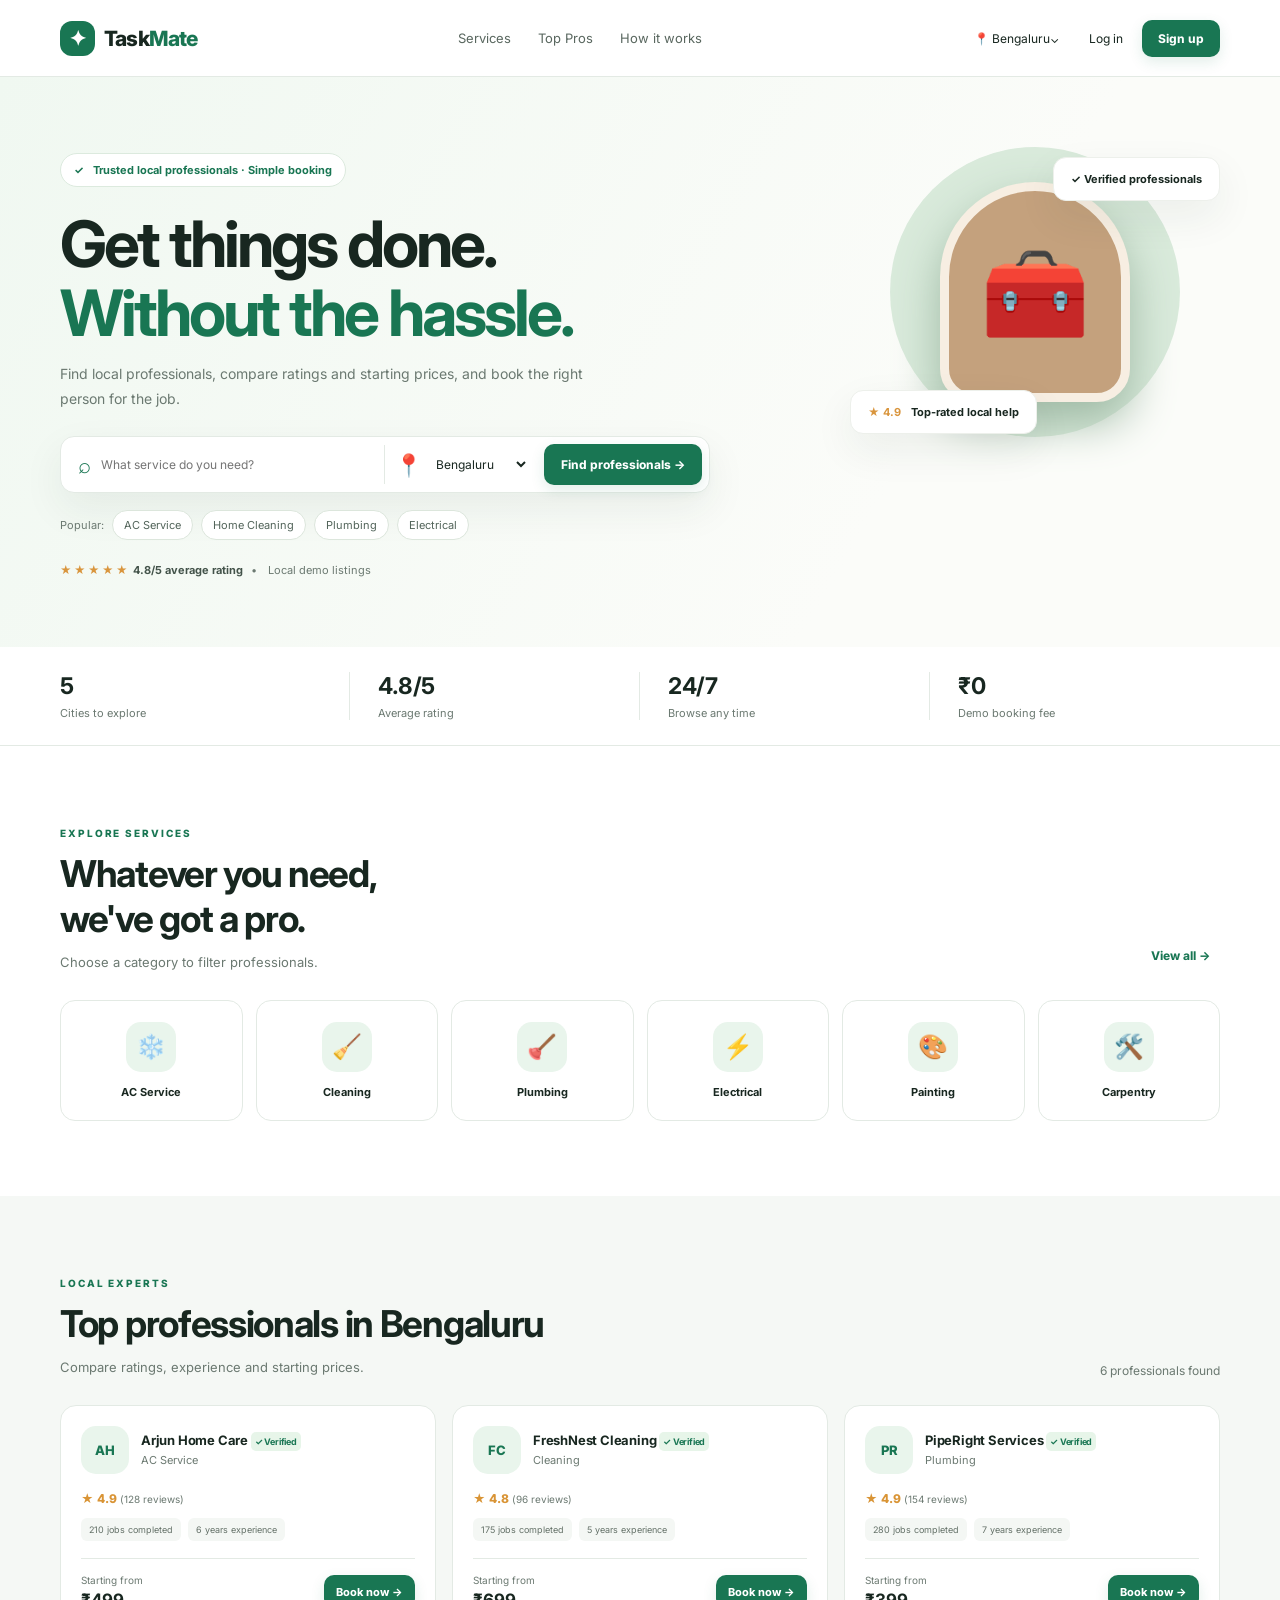
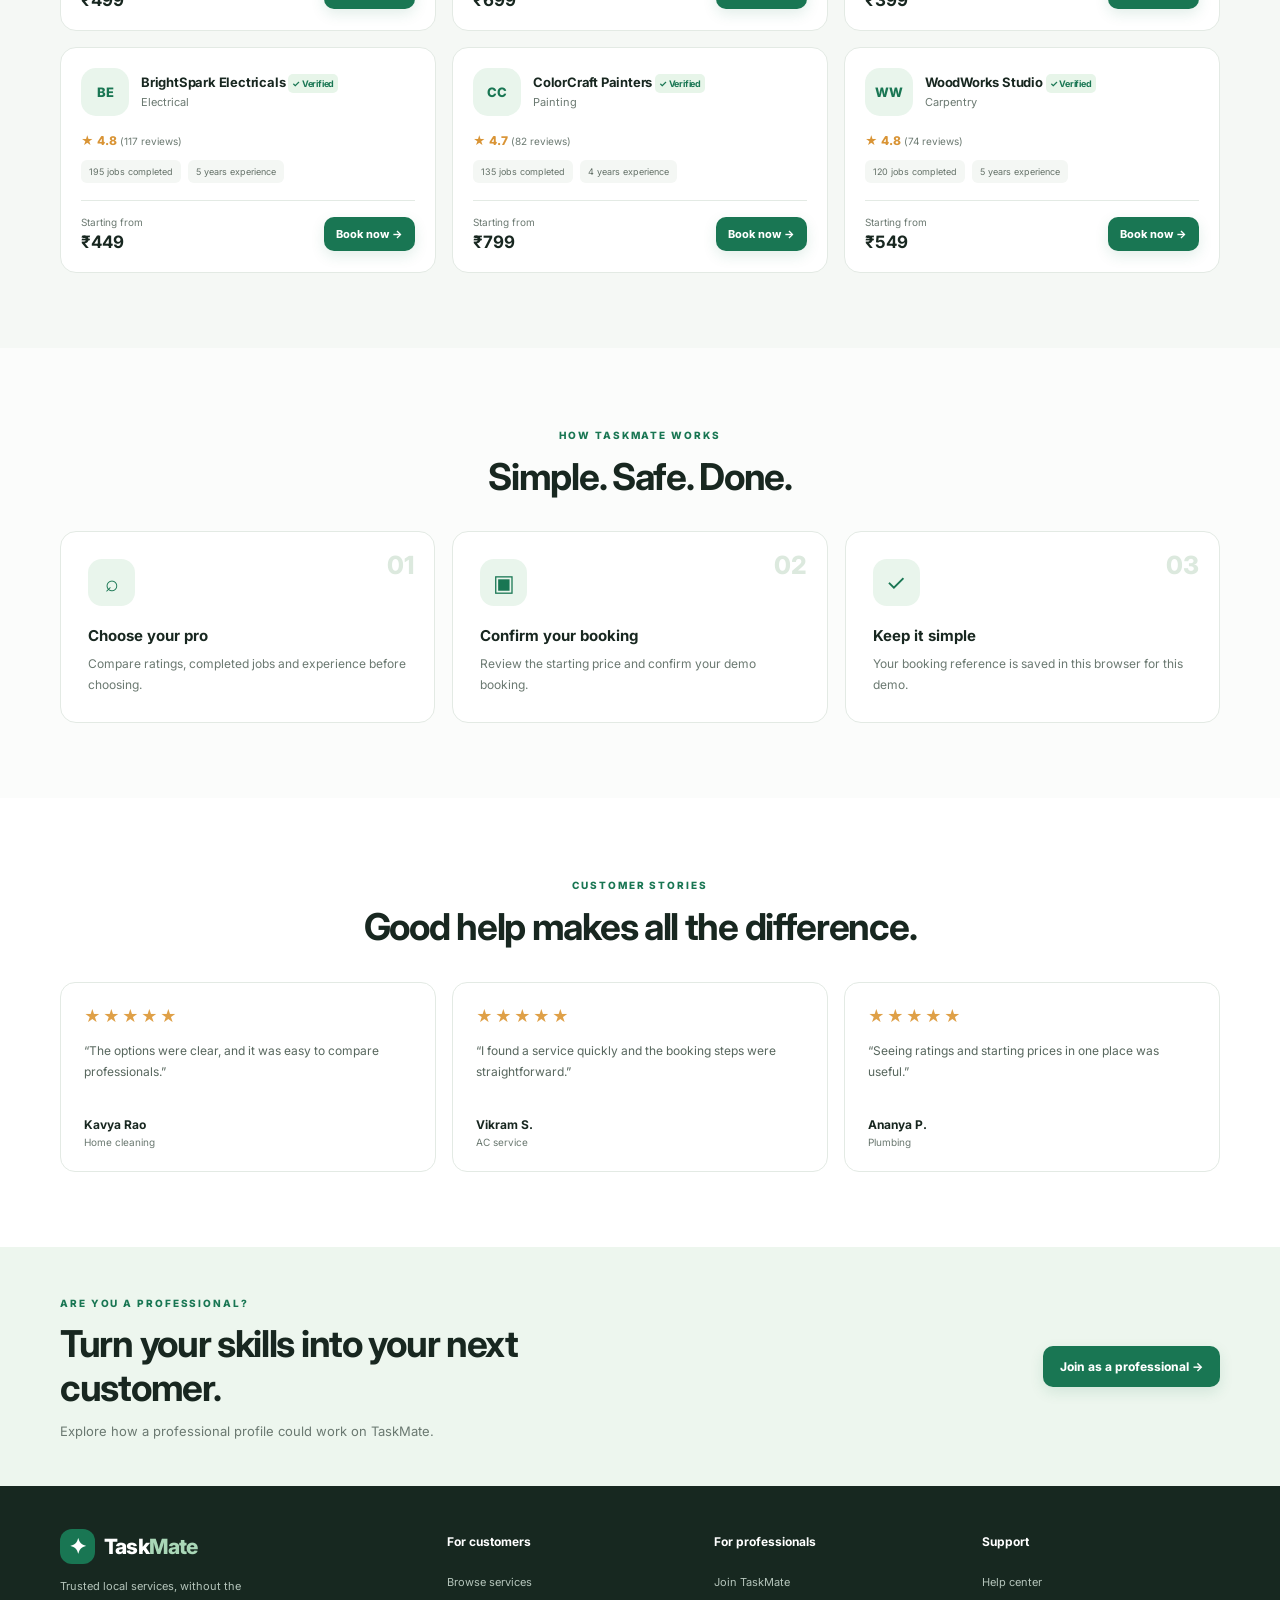
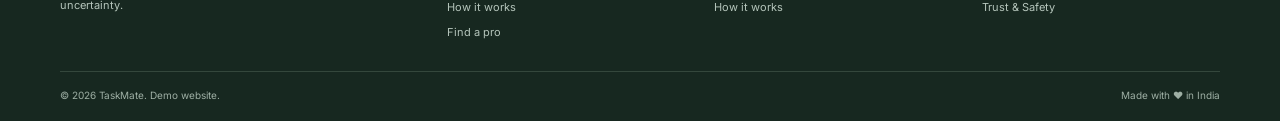
<file: index.html>
<!DOCTYPE html>
<html lang="en">
<head>
  <meta charset="UTF-8">
  <meta name="viewport" content="width=device-width, initial-scale=1.0">
  <title>TaskMate — Trusted Local Services</title>
  <link rel="preconnect" href="https://fonts.googleapis.com">
  <link rel="preconnect" href="https://fonts.gstatic.com" crossorigin>
  <link href="https://fonts.googleapis.com/css2?family=Inter:wght@400;500;600;700;800&display=swap" rel="stylesheet">
  <link rel="stylesheet" href="ishan.css">
</head>
<body>
<header class="header">
  <div class="container nav">
    <a href="#" class="brand"><span class="brand-icon">✦</span><span>Task<span class="brand-accent">Mate</span></span></a>
    <nav class="desktop-links"><a href="#services">Services</a><a href="#pros">Top Pros</a><a href="#how">How it works</a></nav>
    <div class="nav-actions">
      <button class="location-btn" id="locationBtn" type="button">📍 <span id="currentCity">Bengaluru</span>⌄</button>
      <button class="login-btn" id="loginBtn" type="button">Log in</button>
      <button class="primary-btn small" id="signupBtn" type="button">Sign up</button>
      <button class="menu-btn" id="menuBtn" type="button" aria-label="Open menu">☰</button>
    </div>
  </div>
  <div id="mobileNav" class="mobile-nav">
    <a href="#services">Services</a><a href="#pros">Top Pros</a><a href="#how">How it works</a>
    <button id="mobileLogin" type="button">Log in</button><button id="mobileSignup" type="button">Sign up</button>
  </div>
  <div id="locationMenu" class="location-menu">
    <button data-city="Bengaluru" type="button">Bengaluru</button><button data-city="Mumbai" type="button">Mumbai</button>
    <button data-city="Delhi" type="button">Delhi</button><button data-city="Chandigarh" type="button">Chandigarh</button>
    <button data-city="Chennai" type="button">Chennai</button>
  </div>
</header>
<main>
  <section class="hero">
    <div class="hero-glow glow-one"></div><div class="hero-glow glow-two"></div>
    <div class="container hero-content">
      <div class="trust-pill">✓ &nbsp; Trusted local professionals · Simple booking</div>
      <h1>Get things done.<br><span>Without the hassle.</span></h1>
      <p>Find local professionals, compare ratings and starting prices, and book the right person for the job.</p>
      <form class="search-box" id="searchForm">
        <label class="search-field"><span>⌕</span><input id="searchInput" type="search" placeholder="What service do you need?" autocomplete="off"></label>
        <div class="search-field location-field"><span>📍</span><select id="citySelect" aria-label="Choose city"><option>Bengaluru</option><option>Mumbai</option><option>Delhi</option><option>Chandigarh</option><option>Chennai</option></select></div>
        <button class="primary-btn search-btn" id="findBtn" type="submit">Find professionals →</button>
      </form>
      <div class="popular"><span>Popular:</span><button data-search="AC Service" type="button">AC Service</button><button data-search="Cleaning" type="button">Home Cleaning</button><button data-search="Plumbing" type="button">Plumbing</button><button data-search="Electrical" type="button">Electrical</button></div>
      <div class="hero-proof"><span>★★★★★</span> <b>4.8/5 average rating</b><i>•</i> Local demo listings</div>
    </div>
    <div class="hero-art" aria-hidden="true"><div class="art-orb"></div><div class="art-tool">🧰</div><div class="float-card float-top">✓ Verified professionals</div><div class="float-card float-bottom"><span>★ 4.9</span> Top-rated local help</div></div>
  </section>
  <section class="stats"><div class="container stats-grid"><div><strong>5</strong><span>Cities to explore</span></div><div><strong>4.8/5</strong><span>Average rating</span></div><div><strong>24/7</strong><span>Browse any time</span></div><div><strong>₹0</strong><span>Demo booking fee</span></div></div></section>
  <section id="services" class="section"><div class="container"><div class="section-heading"><div><span class="eyebrow">EXPLORE SERVICES</span><h2>Whatever you need,<br>we've got a pro.</h2><p>Choose a category to filter professionals.</p></div><button class="text-btn" id="showAllBtn" type="button">View all →</button></div><div id="categoryGrid" class="category-grid"></div></div></section>
  <section id="pros" class="section pros-section"><div class="container"><div class="section-heading"><div><span class="eyebrow">LOCAL EXPERTS</span><h2>Top professionals in <span id="prosCity">Bengaluru</span></h2><p>Compare ratings, experience and starting prices.</p></div><div class="result-count" id="resultCount"></div></div><div id="prosGrid" class="pros-grid"></div><div id="emptyState" class="empty-state hidden"><div class="empty-icon">⌕</div><h3>No professionals found</h3><p>Try another service or clear your search.</p><button class="secondary-btn" id="clearSearch" type="button">Clear search</button></div></div></section>
  <section id="how" class="section how-section"><div class="container"><div class="center-heading"><span class="eyebrow">HOW TASKMATE WORKS</span><h2>Simple. Safe. Done.</h2></div><div class="steps"><article class="step"><div class="step-num">01</div><div class="step-icon">⌕</div><h3>Choose your pro</h3><p>Compare ratings, completed jobs and experience before choosing.</p></article><article class="step"><div class="step-num">02</div><div class="step-icon">▣</div><h3>Confirm your booking</h3><p>Review the starting price and confirm your demo booking.</p></article><article class="step"><div class="step-num">03</div><div class="step-icon">✓</div><h3>Keep it simple</h3><p>Your booking reference is saved in this browser for this demo.</p></article></div></div></section>
  <section class="section reviews-section"><div class="container"><div class="center-heading"><span class="eyebrow">CUSTOMER STORIES</span><h2>Good help makes all the difference.</h2></div><div id="reviewsGrid" class="reviews-grid"></div></div></section>
  <section class="cta-section"><div class="container cta"><div><span class="eyebrow">ARE YOU A PROFESSIONAL?</span><h2>Turn your skills into your next customer.</h2><p>Explore how a professional profile could work on TaskMate.</p></div><button class="primary-btn" id="proSignup" type="button">Join as a professional →</button></div></section>
</main>
<footer><div class="container footer-grid"><div><a class="brand footer-brand" href="#"><span class="brand-icon">✦</span><span>Task<span class="brand-accent">Mate</span></span></a><p>Trusted local services, without the uncertainty.</p></div><div><h4>For customers</h4><a href="#services">Browse services</a><a href="#how">How it works</a><a href="#pros">Find a pro</a></div><div><h4>For professionals</h4><a href="#" id="footerPro">Join TaskMate</a><a href="#how">How it works</a></div><div><h4>Support</h4><a href="#" id="helpLink">Help center</a><a href="#" id="safetyLink">Trust & Safety</a></div></div><div class="container footer-bottom"><span>© 2026 TaskMate. Demo website.</span><span>Made with ♥ in India</span></div></footer>

<div id="bookingModal" class="modal" role="dialog" aria-modal="true" aria-labelledby="bookingName"><div class="modal-card"><button class="close" data-close="bookingModal" type="button" aria-label="Close">×</button><div id="bookingContent"><span class="eyebrow">BOOKING PREVIEW</span><h2 id="bookingName">Professional</h2><p id="bookingRole" class="muted"></p><div class="price-box"><span>Starting price</span><strong id="bookingPrice"></strong></div><div class="protection"><div>✓</div><p><strong>Clear booking details</strong><br>This is a demo booking. No payment is collected.</p></div><button class="primary-btn full" id="confirmBooking" type="button">Confirm demo booking</button><small class="fine-print">No real professional is contacted.</small></div><div id="bookingSuccess" class="success hidden"><div class="success-icon">✓</div><h2>Booking confirmed!</h2><p>Your booking with <strong id="successName"></strong> has been saved in this browser.</p><p class="booking-id">Booking ID: <strong id="bookingId"></strong></p><button class="secondary-btn full" id="openDispute" type="button">Report an issue</button><button class="primary-btn full" data-close="bookingModal" type="button">Done</button></div></div></div>

<div id="disputeModal" class="modal" role="dialog" aria-modal="true" aria-labelledby="disputeHeading"><div class="modal-card"><button class="close" data-close="disputeModal" type="button" aria-label="Close">×</button><span class="eyebrow red">SUPPORT</span><h2 id="disputeHeading">Report a problem</h2><p class="muted">Your report will be saved locally in this browser.</p><label class="form-label" for="disputeReason">Reason<select id="disputeReason" class="form-control"><option>Job not completed</option><option>Quality issue</option><option>Price concern</option><option>Professional did not arrive</option><option>Other</option></select></label><label class="form-label" for="disputeNote">Details<textarea id="disputeNote" class="form-control" placeholder="Briefly describe the issue…"></textarea></label><button class="danger-btn full" id="submitDispute" type="button">Submit report</button></div></div>
<div id="infoModal" class="modal" role="dialog" aria-modal="true" aria-labelledby="infoTitle"><div class="modal-card info-card"><button class="close" data-close="infoModal" type="button" aria-label="Close">×</button><div class="info-icon">✦</div><h2 id="infoTitle">Welcome to TaskMate</h2><p id="infoText"></p><button class="primary-btn full" data-close="infoModal" type="button">Got it</button></div></div>
<div id="toast" class="toast" role="status" aria-live="polite"></div>
<script src="ishan.js"></script>
</body>
</html>
</file>
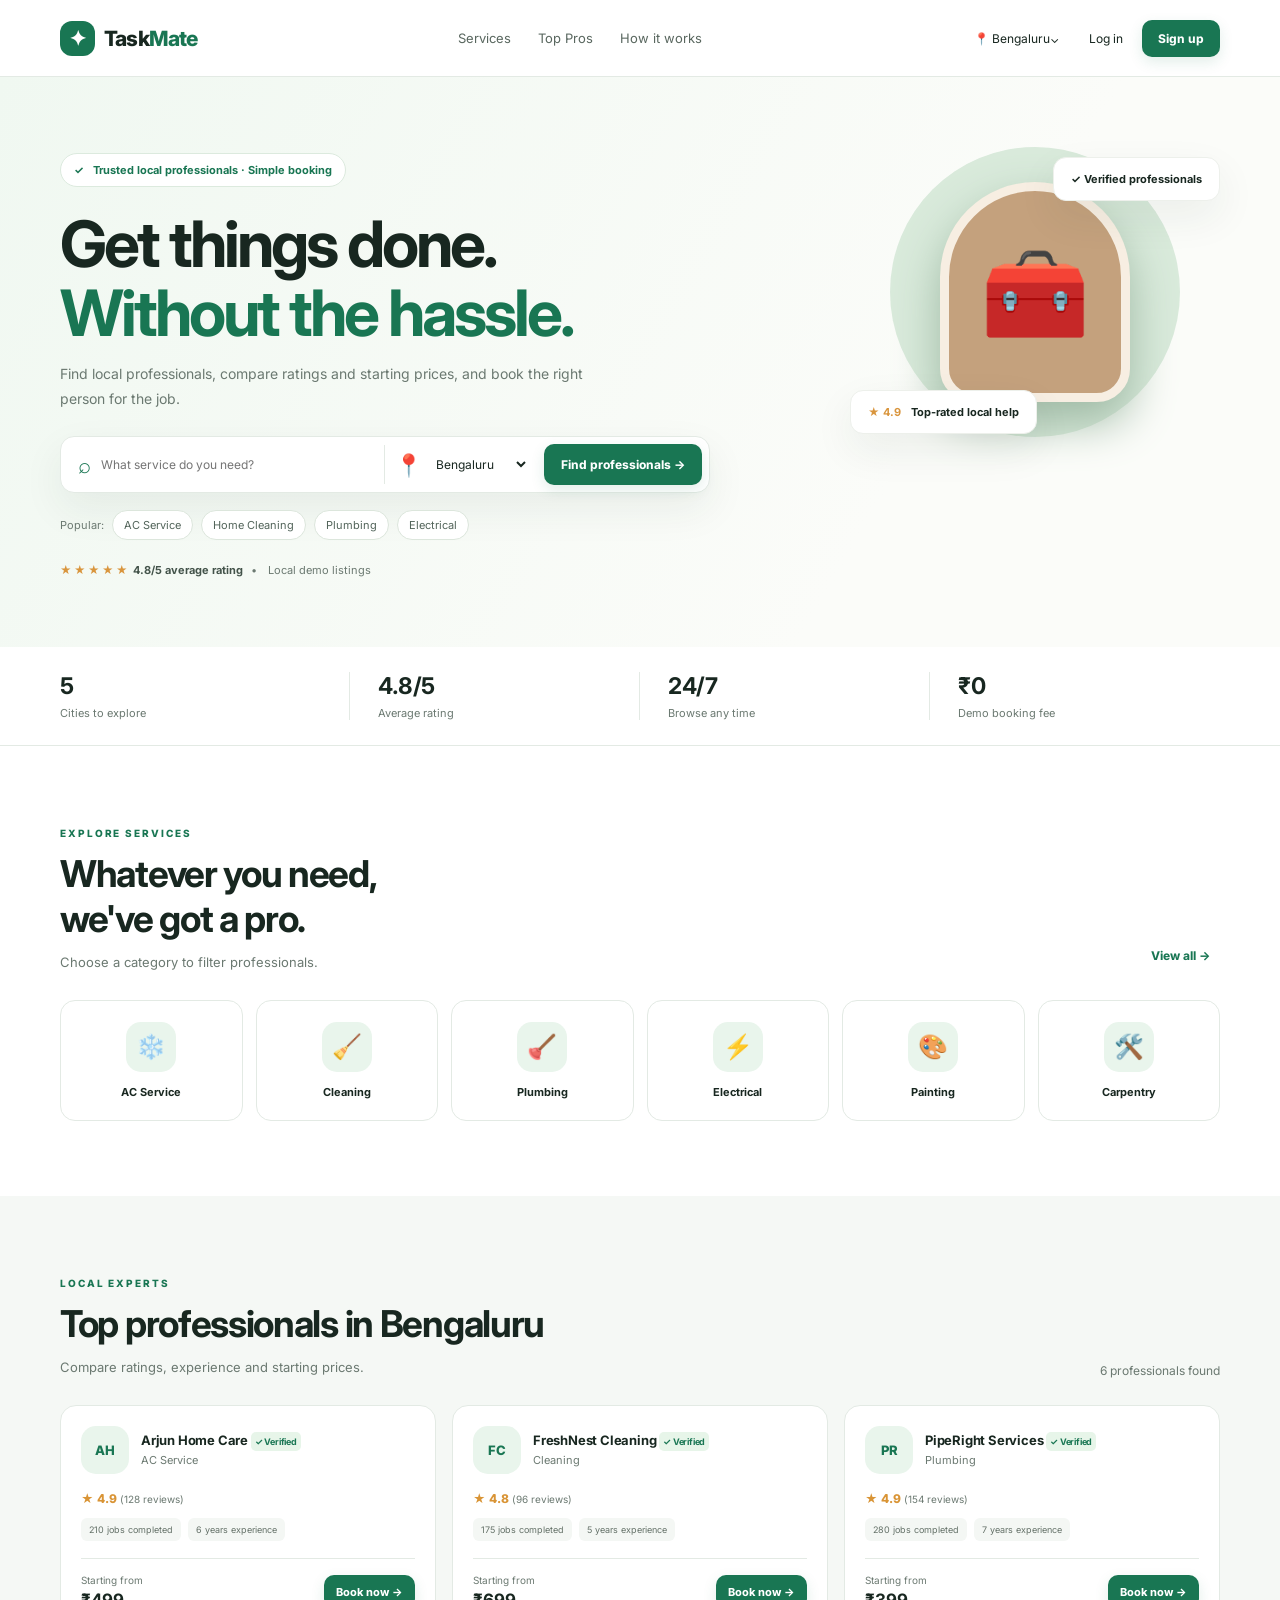
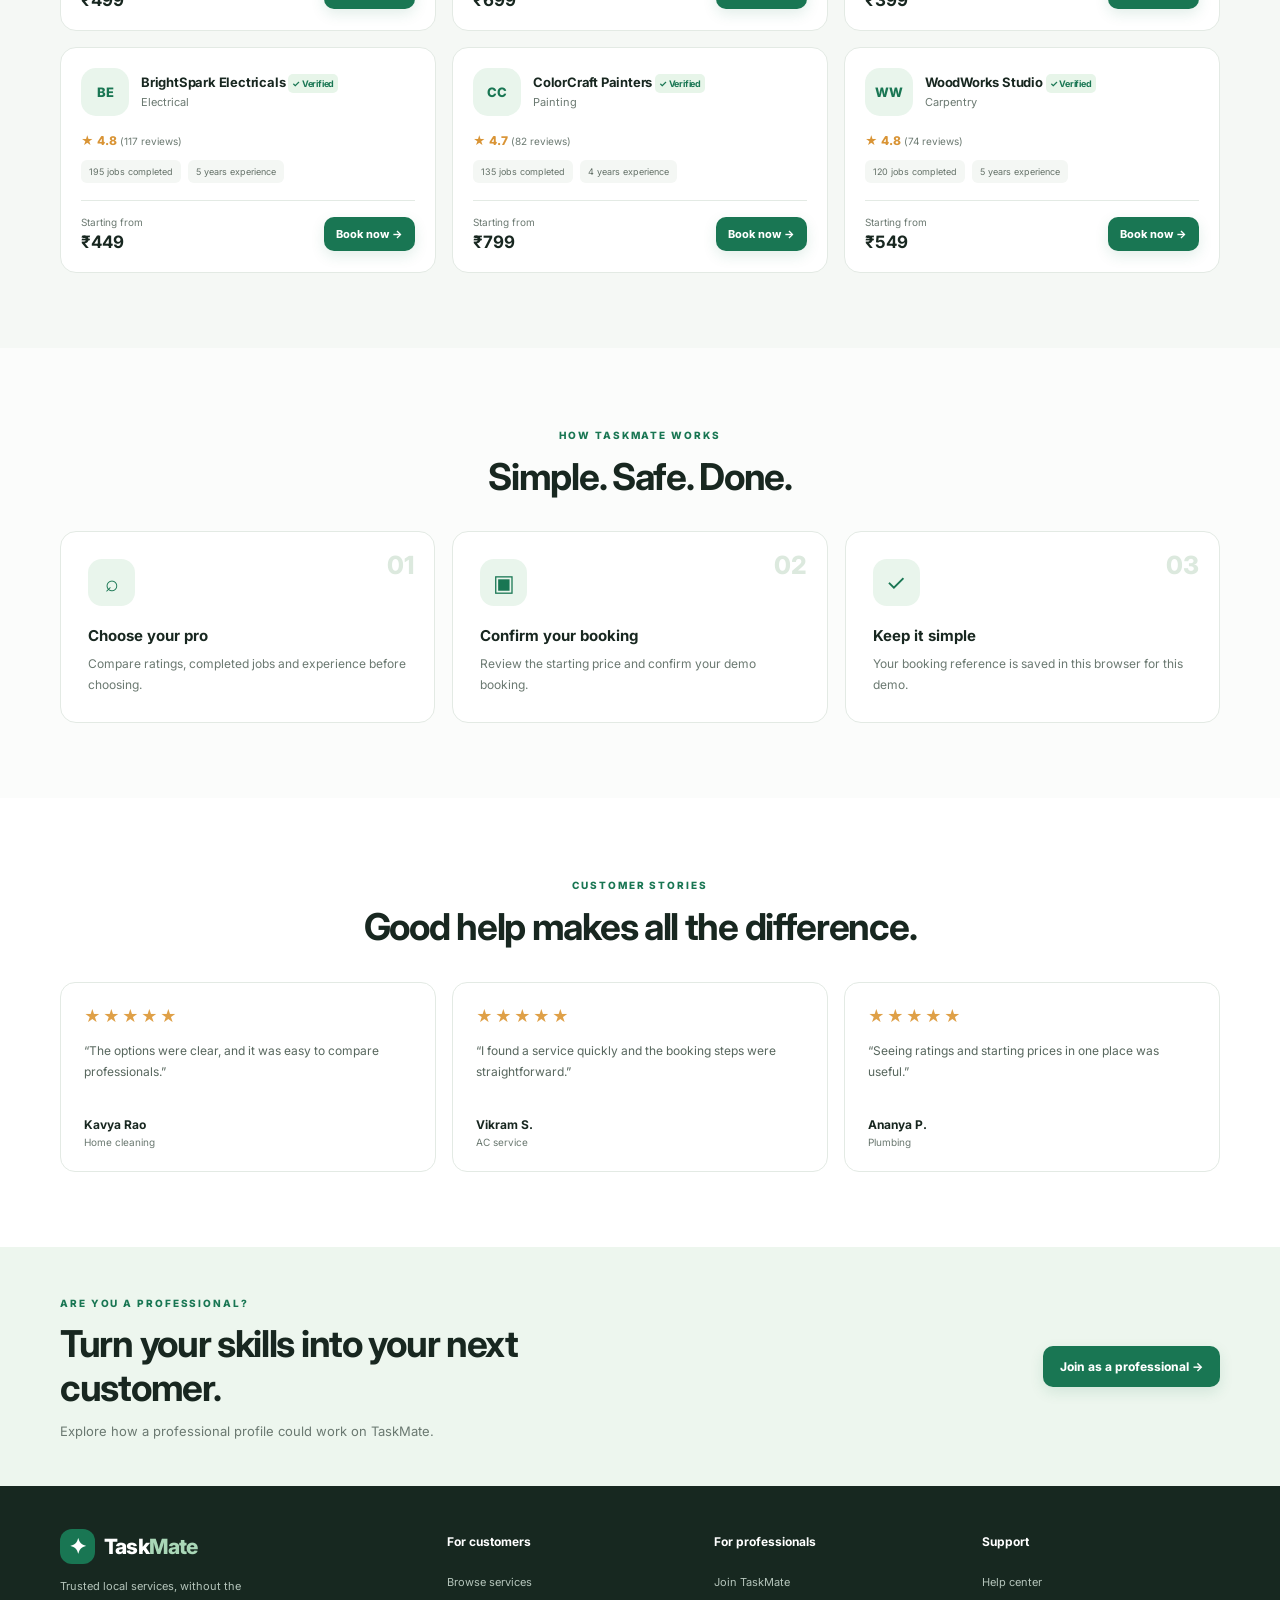
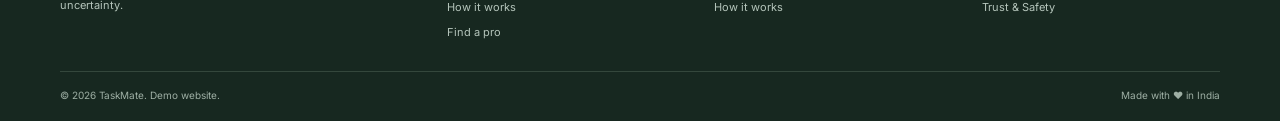
<file: ishan.html>
<!DOCTYPE html>
<html lang="en">
<head>
  <meta charset="UTF-8">
  <meta name="viewport" content="width=device-width, initial-scale=1.0">
  <title>TaskMate — Trusted Local Services</title>
  <link rel="preconnect" href="https://fonts.googleapis.com">
  <link rel="preconnect" href="https://fonts.gstatic.com" crossorigin>
  <link href="https://fonts.googleapis.com/css2?family=Inter:wght@400;500;600;700;800&display=swap" rel="stylesheet">
  <link rel="stylesheet" href="ishan.css">
</head>
<body>
<header class="header">
  <div class="container nav">
    <a href="#" class="brand"><span class="brand-icon">✦</span><span>Task<span class="brand-accent">Mate</span></span></a>
    <nav class="desktop-links"><a href="#services">Services</a><a href="#pros">Top Pros</a><a href="#how">How it works</a></nav>
    <div class="nav-actions">
      <button class="location-btn" id="locationBtn" type="button">📍 <span id="currentCity">Bengaluru</span>⌄</button>
      <button class="login-btn" id="loginBtn" type="button">Log in</button>
      <button class="primary-btn small" id="signupBtn" type="button">Sign up</button>
      <button class="menu-btn" id="menuBtn" type="button" aria-label="Open menu">☰</button>
    </div>
  </div>
  <div id="mobileNav" class="mobile-nav">
    <a href="#services">Services</a><a href="#pros">Top Pros</a><a href="#how">How it works</a>
    <button id="mobileLogin" type="button">Log in</button><button id="mobileSignup" type="button">Sign up</button>
  </div>
  <div id="locationMenu" class="location-menu">
    <button data-city="Bengaluru" type="button">Bengaluru</button><button data-city="Mumbai" type="button">Mumbai</button>
    <button data-city="Delhi" type="button">Delhi</button><button data-city="Chandigarh" type="button">Chandigarh</button>
    <button data-city="Chennai" type="button">Chennai</button>
  </div>
</header>
<main>
  <section class="hero">
    <div class="hero-glow glow-one"></div><div class="hero-glow glow-two"></div>
    <div class="container hero-content">
      <div class="trust-pill">✓ &nbsp; Trusted local professionals · Simple booking</div>
      <h1>Get things done.<br><span>Without the hassle.</span></h1>
      <p>Find local professionals, compare ratings and starting prices, and book the right person for the job.</p>
      <form class="search-box" id="searchForm">
        <label class="search-field"><span>⌕</span><input id="searchInput" type="search" placeholder="What service do you need?" autocomplete="off"></label>
        <div class="search-field location-field"><span>📍</span><select id="citySelect" aria-label="Choose city"><option>Bengaluru</option><option>Mumbai</option><option>Delhi</option><option>Chandigarh</option><option>Chennai</option></select></div>
        <button class="primary-btn search-btn" id="findBtn" type="submit">Find professionals →</button>
      </form>
      <div class="popular"><span>Popular:</span><button data-search="AC Service" type="button">AC Service</button><button data-search="Cleaning" type="button">Home Cleaning</button><button data-search="Plumbing" type="button">Plumbing</button><button data-search="Electrical" type="button">Electrical</button></div>
      <div class="hero-proof"><span>★★★★★</span> <b>4.8/5 average rating</b><i>•</i> Local demo listings</div>
    </div>
    <div class="hero-art" aria-hidden="true"><div class="art-orb"></div><div class="art-tool">🧰</div><div class="float-card float-top">✓ Verified professionals</div><div class="float-card float-bottom"><span>★ 4.9</span> Top-rated local help</div></div>
  </section>
  <section class="stats"><div class="container stats-grid"><div><strong>5</strong><span>Cities to explore</span></div><div><strong>4.8/5</strong><span>Average rating</span></div><div><strong>24/7</strong><span>Browse any time</span></div><div><strong>₹0</strong><span>Demo booking fee</span></div></div></section>
  <section id="services" class="section"><div class="container"><div class="section-heading"><div><span class="eyebrow">EXPLORE SERVICES</span><h2>Whatever you need,<br>we've got a pro.</h2><p>Choose a category to filter professionals.</p></div><button class="text-btn" id="showAllBtn" type="button">View all →</button></div><div id="categoryGrid" class="category-grid"></div></div></section>
  <section id="pros" class="section pros-section"><div class="container"><div class="section-heading"><div><span class="eyebrow">LOCAL EXPERTS</span><h2>Top professionals in <span id="prosCity">Bengaluru</span></h2><p>Compare ratings, experience and starting prices.</p></div><div class="result-count" id="resultCount"></div></div><div id="prosGrid" class="pros-grid"></div><div id="emptyState" class="empty-state hidden"><div class="empty-icon">⌕</div><h3>No professionals found</h3><p>Try another service or clear your search.</p><button class="secondary-btn" id="clearSearch" type="button">Clear search</button></div></div></section>
  <section id="how" class="section how-section"><div class="container"><div class="center-heading"><span class="eyebrow">HOW TASKMATE WORKS</span><h2>Simple. Safe. Done.</h2></div><div class="steps"><article class="step"><div class="step-num">01</div><div class="step-icon">⌕</div><h3>Choose your pro</h3><p>Compare ratings, completed jobs and experience before choosing.</p></article><article class="step"><div class="step-num">02</div><div class="step-icon">▣</div><h3>Confirm your booking</h3><p>Review the starting price and confirm your demo booking.</p></article><article class="step"><div class="step-num">03</div><div class="step-icon">✓</div><h3>Keep it simple</h3><p>Your booking reference is saved in this browser for this demo.</p></article></div></div></section>
  <section class="section reviews-section"><div class="container"><div class="center-heading"><span class="eyebrow">CUSTOMER STORIES</span><h2>Good help makes all the difference.</h2></div><div id="reviewsGrid" class="reviews-grid"></div></div></section>
  <section class="cta-section"><div class="container cta"><div><span class="eyebrow">ARE YOU A PROFESSIONAL?</span><h2>Turn your skills into your next customer.</h2><p>Explore how a professional profile could work on TaskMate.</p></div><button class="primary-btn" id="proSignup" type="button">Join as a professional →</button></div></section>
</main>
<footer><div class="container footer-grid"><div><a class="brand footer-brand" href="#"><span class="brand-icon">✦</span><span>Task<span class="brand-accent">Mate</span></span></a><p>Trusted local services, without the uncertainty.</p></div><div><h4>For customers</h4><a href="#services">Browse services</a><a href="#how">How it works</a><a href="#pros">Find a pro</a></div><div><h4>For professionals</h4><a href="#" id="footerPro">Join TaskMate</a><a href="#how">How it works</a></div><div><h4>Support</h4><a href="#" id="helpLink">Help center</a><a href="#" id="safetyLink">Trust & Safety</a></div></div><div class="container footer-bottom"><span>© 2026 TaskMate. Demo website.</span><span>Made with ♥ in India</span></div></footer>

<div id="bookingModal" class="modal" role="dialog" aria-modal="true" aria-labelledby="bookingName"><div class="modal-card"><button class="close" data-close="bookingModal" type="button" aria-label="Close">×</button><div id="bookingContent"><span class="eyebrow">BOOKING PREVIEW</span><h2 id="bookingName">Professional</h2><p id="bookingRole" class="muted"></p><div class="price-box"><span>Starting price</span><strong id="bookingPrice"></strong></div><div class="protection"><div>✓</div><p><strong>Clear booking details</strong><br>This is a demo booking. No payment is collected.</p></div><button class="primary-btn full" id="confirmBooking" type="button">Confirm demo booking</button><small class="fine-print">No real professional is contacted.</small></div><div id="bookingSuccess" class="success hidden"><div class="success-icon">✓</div><h2>Booking confirmed!</h2><p>Your booking with <strong id="successName"></strong> has been saved in this browser.</p><p class="booking-id">Booking ID: <strong id="bookingId"></strong></p><button class="secondary-btn full" id="openDispute" type="button">Report an issue</button><button class="primary-btn full" data-close="bookingModal" type="button">Done</button></div></div></div>

<div id="disputeModal" class="modal" role="dialog" aria-modal="true" aria-labelledby="disputeHeading"><div class="modal-card"><button class="close" data-close="disputeModal" type="button" aria-label="Close">×</button><span class="eyebrow red">SUPPORT</span><h2 id="disputeHeading">Report a problem</h2><p class="muted">Your report will be saved locally in this browser.</p><label class="form-label" for="disputeReason">Reason<select id="disputeReason" class="form-control"><option>Job not completed</option><option>Quality issue</option><option>Price concern</option><option>Professional did not arrive</option><option>Other</option></select></label><label class="form-label" for="disputeNote">Details<textarea id="disputeNote" class="form-control" placeholder="Briefly describe the issue…"></textarea></label><button class="danger-btn full" id="submitDispute" type="button">Submit report</button></div></div>
<div id="infoModal" class="modal" role="dialog" aria-modal="true" aria-labelledby="infoTitle"><div class="modal-card info-card"><button class="close" data-close="infoModal" type="button" aria-label="Close">×</button><div class="info-icon">✦</div><h2 id="infoTitle">Welcome to TaskMate</h2><p id="infoText"></p><button class="primary-btn full" data-close="infoModal" type="button">Got it</button></div></div>
<div id="toast" class="toast" role="status" aria-live="polite"></div>
<script src="ishan.js"></script>
</body>
</html>
</file>
<file: ishan.css>
*{box-sizing:border-box} :root{--green:#197653;--green2:#10563b;--ink:#182720;--muted:#6b7971;--line:#e3eae4;--soft:#f5f8f5;--mint:#e9f5ec;--orange:#edaa5b;--shadow:0 16px 42px #173b2812}html{scroll-behavior:smooth;scroll-padding-top:90px}body{margin:0;color:var(--ink);font-family:Inter,Arial,sans-serif}button,input,select,textarea{font:inherit}button{cursor:pointer}a{color:inherit;text-decoration:none}.container{width:min(1160px,calc(100% - 48px));margin:auto}.header{position:sticky;top:0;z-index:20;background:#ffffffed;backdrop-filter:blur(14px);border-bottom:1px solid var(--line)}.nav{height:76px;display:flex;align-items:center;gap:38px}.brand{display:flex;align-items:center;gap:9px;font-size:21px;font-weight:800;letter-spacing:-.8px;white-space:nowrap}.brand-icon{display:grid;place-items:center;width:35px;height:35px;border-radius:12px;background:var(--green);color:white}.brand-accent{color:var(--green)}.desktop-links{display:flex;gap:27px;margin:auto;color:#59675f;font-size:13px}.desktop-links a:hover,footer a:hover{color:var(--green)}.nav-actions{display:flex;align-items:center;gap:8px}.nav-actions button,.location-btn{font-size:12px}.location-btn,.login-btn{border:0;background:transparent;padding:11px;color:var(--ink)}.primary-btn,.secondary-btn,.danger-btn{border:0;border-radius:10px;padding:13px 17px;font-size:12px;font-weight:750;transition:.18s}.primary-btn{background:var(--green);color:white;box-shadow:0 5px 14px #19765320}.primary-btn:hover{background:var(--green2);transform:translateY(-1px)}.primary-btn.small{padding:11px 16px}.secondary-btn{background:var(--mint);color:var(--green)}.danger-btn{background:#b83e3e;color:white}.menu-btn{display:none;border:0;background:transparent;font-size:24px}.location-menu{display:none;position:absolute;right:max(24px,calc((100% - 1160px)/2 + 120px));top:66px;width:180px;background:white;padding:8px;border:1px solid var(--line);border-radius:13px;box-shadow:var(--shadow)}.location-menu.active{display:grid}.location-menu button{border:0;background:white;text-align:left;padding:11px;border-radius:8px;font-size:12px}.location-menu button:hover{background:var(--mint)}.mobile-nav{display:none}.hero{position:relative;overflow:hidden;background:linear-gradient(120deg,#f0f8f1,#fbfcf9 70%);padding:76px 0 70px;min-height:455px}.hero-content{position:relative;z-index:2}.hero-content>*{max-width:650px}.trust-pill{display:inline-block;background:white;border:1px solid #dceade;color:var(--green);border-radius:30px;padding:9px 13px;font-size:11px;font-weight:700}.hero h1{font-size:clamp(42px,5vw,65px);line-height:1.08;letter-spacing:-3px;margin:22px 0 15px}.hero h1 span{color:var(--green)}.hero-content>p{max-width:540px;color:var(--muted);line-height:1.75;font-size:14px}.search-box{display:flex;align-items:center;gap:5px;background:white;padding:7px;border:1px solid var(--line);border-radius:14px;box-shadow:var(--shadow);margin-top:25px}.search-field{display:flex;align-items:center;gap:10px;flex:1;padding:0 10px;min-width:0}.search-field>span{font-size:22px;color:var(--green)}.search-field input,.search-field select{width:100%;min-width:0;border:0;outline:0;background:transparent;padding:11px 0;font-size:12px;color:var(--ink)}.location-field{max-width:155px;border-left:1px solid var(--line)}.search-btn{white-space:nowrap}.popular{display:flex;align-items:center;gap:8px;flex-wrap:wrap;margin-top:17px;color:var(--muted);font-size:11px}.popular button{border:1px solid #dce6dc;border-radius:30px;padding:7px 11px;background:white;color:#52645a;font-size:11px}.popular button:hover{border-color:var(--green);color:var(--green)}.hero-proof{margin-top:23px;font-size:11px;color:var(--muted)}.hero-proof span{color:#d9953d;letter-spacing:2px}.hero-proof b{color:#43534a}.hero-proof i{font-style:normal;margin:0 8px}.hero-art{position:absolute;right:max(4vw,calc((100% - 1160px)/2));top:45px;width:370px;height:340px;display:grid;place-items:center}.art-orb{width:290px;height:290px;background:#d9eadb;border-radius:50%;position:absolute}.art-tool{position:relative;z-index:1;width:190px;height:220px;border-radius:100px 100px 35px 35px;background:#c4a17d;border:9px solid #f7eee2;display:grid;place-items:center;font-size:88px;box-shadow:0 20px 45px #9eb9a4}.float-card{position:absolute;z-index:2;background:white;border:1px solid #edf0eb;border-radius:13px;padding:14px 17px;box-shadow:var(--shadow);font-size:11px;font-weight:700}.float-top{top:35px;right:0}.float-bottom{bottom:28px;left:0}.float-bottom span{color:#d9953d;margin-right:7px}.hero-glow{display:none}.stats{border-bottom:1px solid var(--line)}.stats-grid{display:grid;grid-template-columns:repeat(4,1fr);padding:25px 0}.stats-grid div{display:grid;gap:6px;padding-left:28px;border-right:1px solid var(--line)}.stats-grid div:first-child{padding-left:0}.stats-grid div:last-child{border:0}.stats-grid strong{font-size:23px;letter-spacing:-.5px}.stats-grid span{font-size:11px;color:var(--muted)}.section{padding:75px 0}.section-heading{display:flex;justify-content:space-between;align-items:end;gap:20px;margin-bottom:27px}.eyebrow{font-size:10px;letter-spacing:1.9px;font-weight:800;color:var(--green)}h2{font-size:clamp(27px,3vw,37px);line-height:1.2;letter-spacing:-1.3px;margin:11px 0}.section-heading p,.cta p{color:var(--muted);font-size:13px;line-height:1.6;margin:8px 0 0}.text-btn{border:0;background:transparent;color:var(--green);font-size:12px;font-weight:750;padding:10px}.category-grid{display:grid;grid-template-columns:repeat(6,minmax(0,1fr));gap:13px}.category-card{background:white;border:1px solid var(--line);border-radius:15px;padding:21px 10px;text-align:center;transition:.18s;color:var(--ink)}.category-card:hover,.category-card.selected{border-color:var(--green);background:#f2f8f3;transform:translateY(-3px);box-shadow:var(--shadow)}.category-icon{width:50px;height:50px;border-radius:15px;background:var(--mint);display:grid;place-items:center;margin:0 auto 13px;font-size:24px}.category-card strong{display:block;font-size:11px}.pros-section{background:var(--soft)}.result-count{font-size:12px;color:var(--muted);white-space:nowrap}.pros-grid{display:grid;grid-template-columns:repeat(3,minmax(0,1fr));gap:16px}.pro-card{background:white;border:1px solid var(--line);border-radius:16px;padding:20px;transition:.2s}.pro-card:hover{transform:translateY(-3px);box-shadow:var(--shadow)}.pro-top{display:flex;align-items:center;gap:12px}.pro-avatar{width:48px;height:48px;display:grid;place-items:center;flex-shrink:0;border-radius:15px;background:var(--mint);color:var(--green);font-weight:800;font-size:13px}.pro-details h3{font-size:13px;margin:0 0 5px;letter-spacing:-.2px}.pro-details p{font-size:11px;color:var(--muted);margin:0}.verified{font-size:9px;background:#e7f5e9;color:var(--green);border-radius:5px;padding:4px;white-space:nowrap}.pro-rating{margin:17px 0 12px;font-size:12px}.pro-rating span{color:#d99435;font-weight:800}.pro-rating small{color:var(--muted)}.pro-stats{display:flex;gap:7px;flex-wrap:wrap;margin-bottom:17px}.pro-stats span{background:#f4f7f4;padding:6px 8px;border-radius:6px;color:#647168;font-size:9px}.pro-card-bottom{border-top:1px solid var(--line);padding-top:15px;display:flex;align-items:center;justify-content:space-between;gap:8px}.pro-card-bottom small{display:block;color:var(--muted);font-size:10px;margin-bottom:4px}.pro-card-bottom strong{font-size:17px}.book-btn{padding:10px 12px;font-size:11px}.empty-state{text-align:center;padding:48px 15px}.empty-icon{font-size:34px;color:var(--green)}.empty-state h3{margin:8px}.empty-state p{font-size:12px;color:var(--muted)}.hidden{display:none!important}.center-heading{text-align:center;margin-bottom:32px}.center-heading h2{margin-top:12px}.how-section{background:#fbfcfb}.steps{display:grid;grid-template-columns:repeat(3,1fr);gap:17px}.step{position:relative;padding:27px;border:1px solid var(--line);border-radius:16px;background:white}.step-num{position:absolute;right:20px;top:18px;color:#dce9de;font-weight:800;font-size:25px}.step-icon{display:grid;place-items:center;width:47px;height:47px;border-radius:14px;background:var(--mint);color:var(--green);font-size:23px}.step h3{font-size:15px;margin:20px 0 9px}.step p{font-size:12px;color:var(--muted);line-height:1.7;margin:0}.reviews-grid{display:grid;grid-template-columns:repeat(3,1fr);gap:16px}.review-card{border:1px solid var(--line);border-radius:15px;padding:23px}.review-stars{color:#dfa047;letter-spacing:2px;margin-bottom:14px}.review-card p{font-size:12px;color:#58675e;line-height:1.8;min-height:65px}.review-author strong,.review-author small{display:block}.review-author strong{font-size:12px}.review-author small{font-size:10px;color:var(--muted);margin-top:4px}.cta-section{background:#edf6ee;padding:44px 0}.cta{display:flex;align-items:center;justify-content:space-between;gap:25px}.cta h2{max-width:520px}.cta .primary-btn{white-space:nowrap}footer{background:#172820;color:white;padding:43px 0 20px}.footer-grid{display:grid;grid-template-columns:1.5fr 1fr 1fr 1fr;gap:30px}.footer-brand{color:white}.footer-brand .brand-accent{color:#a9d7b7}.footer-grid p{font-size:11px;color:#b5c5bb;line-height:1.7;max-width:220px;margin-top:13px}.footer-grid h4{font-size:12px;margin:5px 0 15px}.footer-grid>div:not(:first-child){display:flex;flex-direction:column;align-items:flex-start;gap:11px}.footer-grid>div>a:not(.brand){font-size:11px;color:#b5c5bb}.footer-bottom{display:flex;justify-content:space-between;border-top:1px solid #34473c;margin-top:32px;padding-top:17px;color:#9eafa4;font-size:10px}.modal{display:none;position:fixed;inset:0;z-index:50;background:#0c2019a6;padding:20px;align-items:center;justify-content:center;overflow-y:auto}.modal.active{display:flex}.modal-card{position:relative;width:min(100%,440px);background:white;border-radius:20px;padding:30px;box-shadow:0 25px 80px #08170f55;animation:appear .18s ease}@keyframes appear{from{opacity:0;transform:translateY(8px)}to{opacity:1;transform:none}}.close{position:absolute;right:15px;top:12px;border:0;background:#f1f5f1;width:32px;height:32px;border-radius:50%;font-size:23px;color:var(--ink)}.modal-card h2{font-size:25px;margin:12px 0}.muted{color:var(--muted);font-size:12px;line-height:1.6}.price-box{display:flex;justify-content:space-between;align-items:center;background:var(--soft);padding:17px;border-radius:12px;margin:20px 0}.price-box span{font-size:12px;color:var(--muted)}.price-box strong{font-size:22px}.protection{display:flex;gap:11px;align-items:flex-start;margin:15px 0}.protection>div{display:grid;place-items:center;width:25px;height:25px;flex-shrink:0;background:var(--mint);color:var(--green);border-radius:50%;font-weight:800}.protection p{font-size:11px;color:var(--muted);line-height:1.7;margin:0}.protection strong{color:var(--ink)}.full{width:100%;margin-top:13px}.fine-print,.modal-card>small{display:block;text-align:center;color:var(--muted);font-size:10px;line-height:1.6;margin-top:12px}.success{text-align:center;padding-top:10px}.success-icon,.info-icon{width:55px;height:55px;border-radius:50%;display:grid;place-items:center;background:var(--mint);color:var(--green);font-size:25px;margin:0 auto 15px}.success p{font-size:12px;color:var(--muted);line-height:1.7}.booking-id{background:var(--soft);padding:12px;border-radius:9px}.form-label{display:block;font-size:12px;font-weight:700;margin-top:16px}.form-control{display:block;width:100%;margin-top:8px;border:1px solid var(--line);border-radius:9px;padding:12px;outline:0;background:white;font-size:12px}.form-control:focus{border-color:var(--green);box-shadow:0 0 0 3px #19765315}textarea.form-control{min-height:90px;resize:vertical}.red{color:#b43b3b}.info-card{text-align:center}.info-card h2{margin-top:8px}.info-card p{font-size:13px;color:var(--muted);line-height:1.7}.toast{position:fixed;left:50%;bottom:25px;z-index:100;transform:translate(-50%,20px);opacity:0;pointer-events:none;background:#172820;color:white;padding:13px 18px;border-radius:11px;box-shadow:var(--shadow);font-size:12px;transition:.2s;max-width:calc(100% - 30px);text-align:center}.toast.show{opacity:1;transform:translate(-50%,0)}
@media(max-width:980px){.hero-art{right:0;opacity:.55;transform:scale(.8);transform-origin:right center}.hero-content{z-index:3}.category-grid{grid-template-columns:repeat(3,1fr)}.pros-grid{grid-template-columns:repeat(2,1fr)}.nav{gap:18px}.desktop-links{gap:14px}}
@media(max-width:700px){.container{width:calc(100% - 36px)}.nav{height:68px;justify-content:space-between}.desktop-links,.login-btn,.nav-actions>.primary-btn{display:none}.menu-btn{display:block}.hero{padding:48px 0 38px}.hero-art{display:none}.hero h1{font-size:43px;letter-spacing:-2px}.hero-content>p{font-size:13px}.search-box{display:grid;grid-template-columns:1fr 1fr}.search-field{grid-column:1/-1;border-bottom:1px solid var(--line)}.location-field{max-width:none;border-left:0;border-bottom:0}.search-btn{font-size:11px;padding:12px 8px}.popular{gap:6px}.hero-proof{font-size:10px}.stats-grid{grid-template-columns:repeat(2,1fr);gap:18px;padding:22px 0}.stats-grid div{padding-left:13px}.stats-grid div:nth-child(2){border:0}.stats-grid div:nth-child(3){padding-left:0}.stats-grid strong{font-size:21px}.section{padding:54px 0}.section-heading{align-items:flex-start;flex-direction:column;gap:13px}.category-grid{grid-template-columns:repeat(2,1fr);gap:10px}.category-card{padding:17px 8px}.pros-grid,.reviews-grid,.steps{grid-template-columns:1fr}.pro-card{padding:17px}.step{padding:23px}.review-card p{min-height:0}.cta{align-items:flex-start;flex-direction:column}.cta .primary-btn{white-space:normal}.footer-grid{grid-template-columns:repeat(2,1fr);gap:27px 18px}.footer-bottom{gap:10px;flex-wrap:wrap}.mobile-nav.active{display:flex;flex-wrap:wrap;gap:8px;padding:0 18px 15px}.mobile-nav a,.mobile-nav button{font-size:12px;padding:8px 10px;border-radius:7px}.mobile-nav a{background:#f3f7f3}.mobile-nav button{border:0;background:var(--mint);color:var(--green)}.location-menu{right:18px;top:60px}.modal-card{padding:27px 21px}}
</file>
